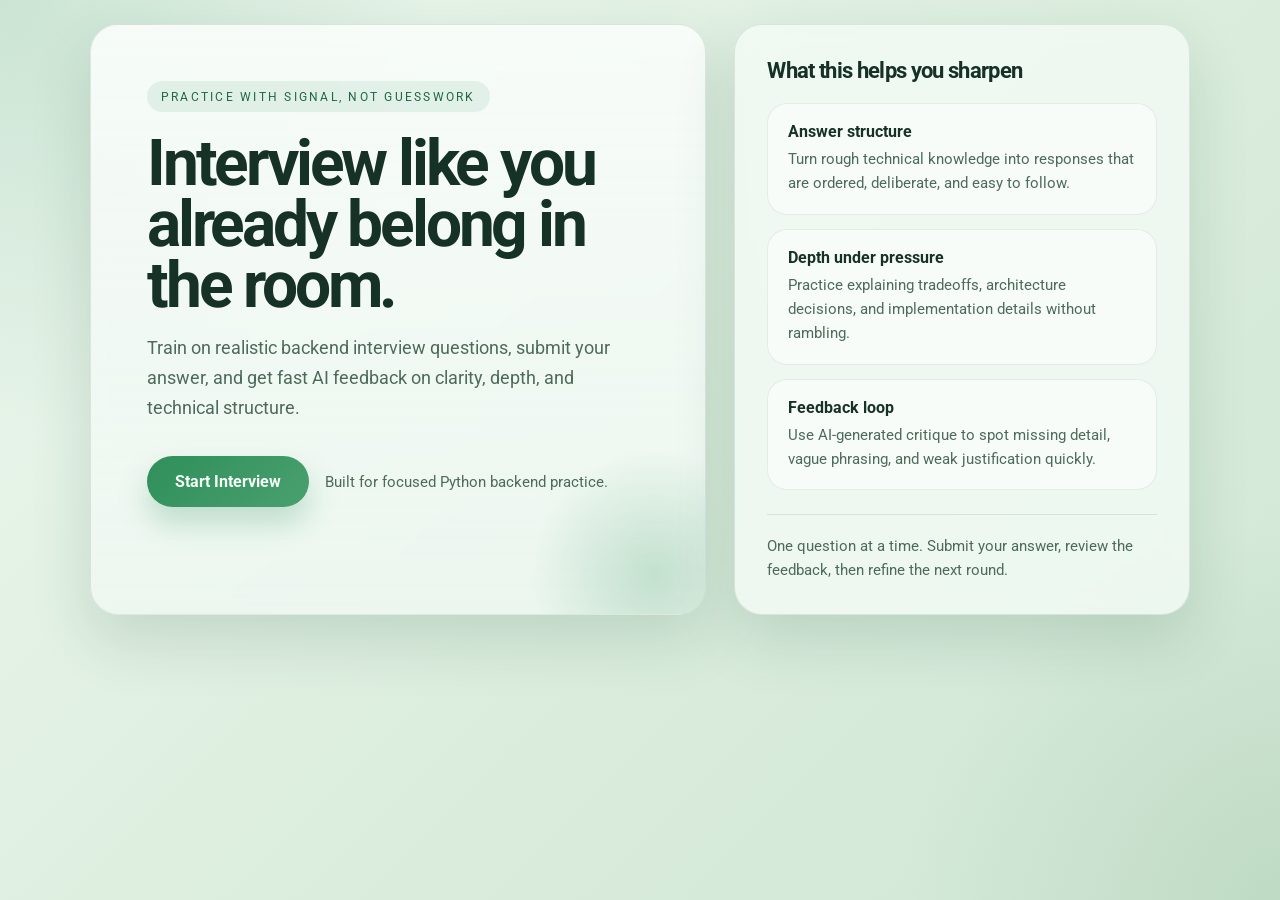
<file: frontend/index.html>
<!doctype html>
<html lang="en">
  <head>
    <meta charset="UTF-8" />
    <meta name="viewport" content="width=device-width, initial-scale=1.0" />
    <title>AI Interview Assistant</title>
    <link rel="stylesheet" href="styles.css" />
  </head>
  <body>
    <main class="page split-page">
      <section class="hero">
        <div class="eyebrow">Practice with signal, not guesswork</div>
        <h1>Interview like you already belong in the room.</h1>
        <p class="lead">
          Train on realistic backend interview questions, submit your answer, and get fast AI feedback on clarity, depth, and technical structure.
        </p>
        <div class="actions">
          <button class="primary-btn" onclick="window.location.href='interview.html'">
            Start Interview
          </button>
          <span class="meta">Built for focused Python backend practice.</span>
        </div>
      </section>

      <aside class="panel">
        <div>
          <h2>What this helps you sharpen</h2>
          <div class="feature-list">
            <div class="feature">
              <strong>Answer structure</strong>
              <span>Turn rough technical knowledge into responses that are ordered, deliberate, and easy to follow.</span>
            </div>
            <div class="feature">
              <strong>Depth under pressure</strong>
              <span>Practice explaining tradeoffs, architecture decisions, and implementation details without rambling.</span>
            </div>
            <div class="feature">
              <strong>Feedback loop</strong>
              <span>Use AI-generated critique to spot missing detail, vague phrasing, and weak justification quickly.</span>
            </div>
          </div>
        </div>

        <div class="footer-note">
          One question at a time. Submit your answer, review the feedback, then refine the next round.
        </div>
      </aside>
    </main>
  </body>
</html>
</file>
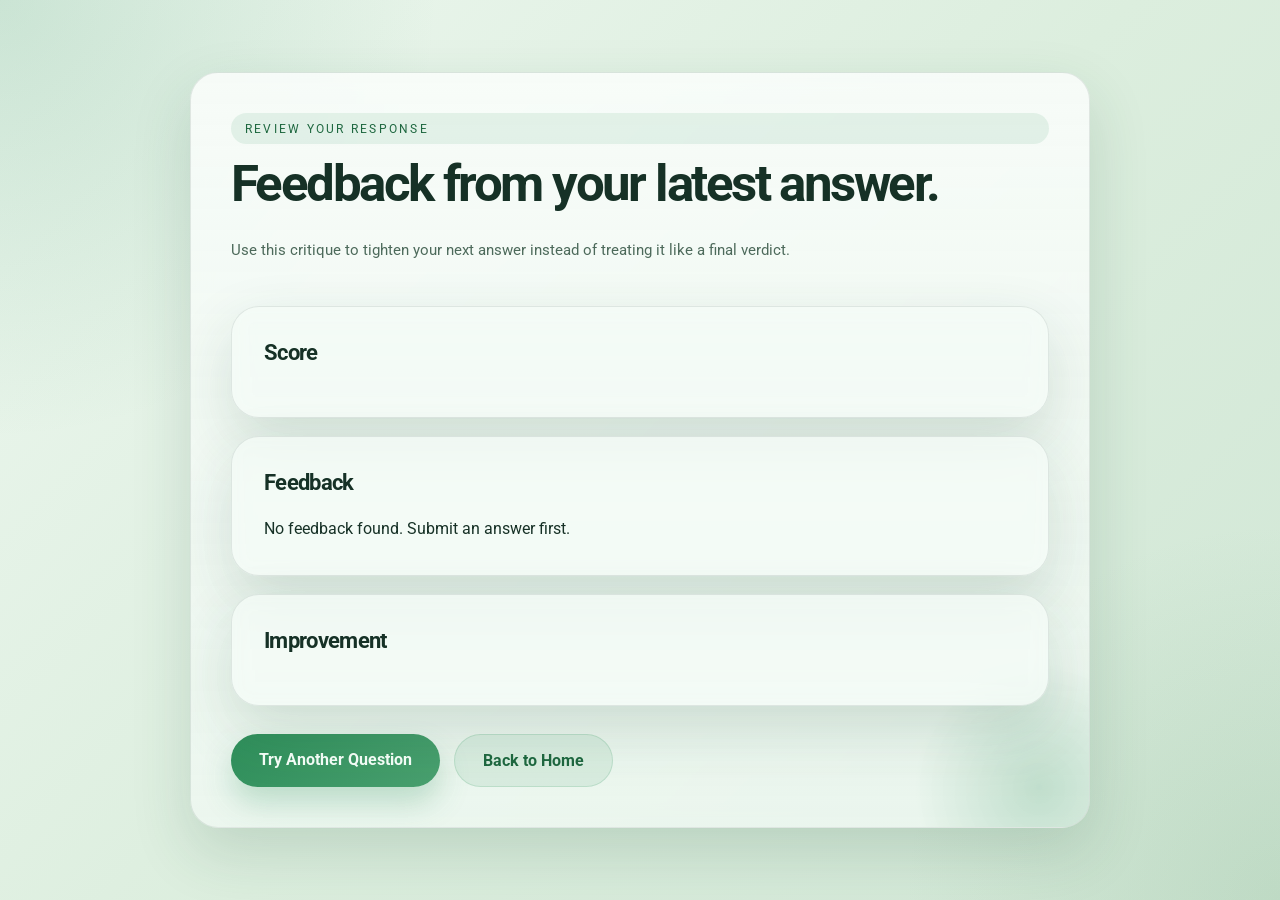
<file: frontend/feedback.html>
<!doctype html>
<html lang="en">
  <head>
    <meta charset="UTF-8" />
    <meta name="viewport" content="width=device-width, initial-scale=1.0" />
    <title>Interview Feedback</title>
    <link rel="stylesheet" href="styles.css" />
  </head>
  <body class="center-page">
    <main class="shell">
      <div class="shell-grid">
        <header class="shell-header">
          <div class="eyebrow">Review your response</div>
          <h1 class="page-title">Feedback from your latest answer.</h1>
          <p class="body-copy">
            Use this critique to tighten your next answer instead of treating it like a final verdict.
          </p>
        </header>

        <section class="feedback-grid">
          <div class="section-card">
            <h2 class="section-title">Score</h2>
            <p id="score" class="feedback-copy"></p>
          </div>

          <div class="section-card">
            <h2 class="section-title">Feedback</h2>
            <p id="feedback" class="feedback-copy"></p>
          </div>

          <div class="section-card">
            <h2 class="section-title">Improvement</h2>
            <p id="improvement" class="feedback-copy"></p>
          </div>
        </section>

        <div class="feedback-actions">
          <a class="button-link primary-btn" href="interview.html">Try Another Question</a>
          <a class="button-link secondary-btn" href="index.html">Back to Home</a>
        </div>
      </div>
    </main>

    <script>
      const data = JSON.parse(localStorage.getItem("feedback"));

      if (!data) {
        document.getElementById("feedback").innerText =
          "No feedback found. Submit an answer first.";
      } else {
        document.getElementById("score").innerText = data.score
          ? "Score: " + data.score
          : "No score returned.";
        document.getElementById("feedback").innerText =
          data.feedback || "No feedback returned.";
        document.getElementById("improvement").innerText =
          data.improvement || "No separate improvement notes returned.";
      }
    </script>
  </body>
</html>
</file>
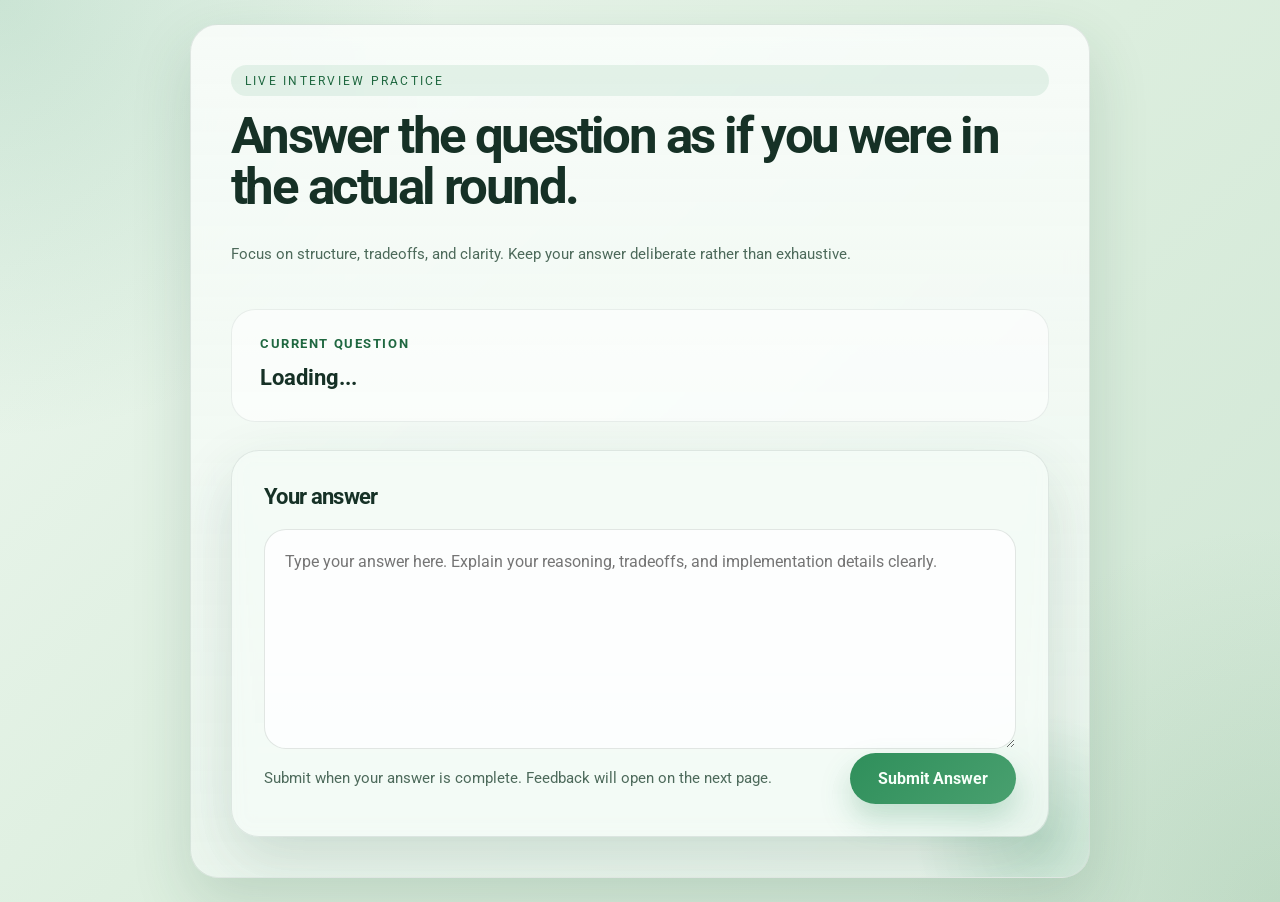
<file: frontend/interview.html>
<!doctype html>
<html lang="en">
  <head>
    <meta charset="UTF-8" />
    <meta name="viewport" content="width=device-width, initial-scale=1.0" />
    <title>Interview Session</title>
    <link rel="stylesheet" href="styles.css" />
  </head>
  <body class="center-page">
    <main class="shell">
      <div class="shell-grid">
        <header class="shell-header">
          <div class="eyebrow">Live interview practice</div>
          <h1 class="page-title">Answer the question as if you were in the actual round.</h1>
          <p class="body-copy">
            Focus on structure, tradeoffs, and clarity. Keep your answer deliberate rather than exhaustive.
          </p>
        </header>

        <section class="question-card">
          <p class="question-label">Current question</p>
          <h2 id="question" class="question-text">Loading...</h2>
        </section>

        <section class="section-card">
          <h2 class="section-title">Your answer</h2>
          <textarea
            id="answer"
            class="answer-box"
            placeholder="Type your answer here. Explain your reasoning, tradeoffs, and implementation details clearly."
          ></textarea>
          <div class="helper-row">
            <span>Submit when your answer is complete. Feedback will open on the next page.</span>
            <button class="primary-btn" onclick="submitAnswer()">Submit Answer</button>
          </div>
        </section>
      </div>
    </main>

    <script>
      let currentQuestion = "";

      async function loadQuestion() {
        const res = await fetch("http://127.0.0.1:8000/question");

        const data = await res.json();
        currentQuestion = data.question;

        document.getElementById("question").innerText = currentQuestion;
      }

      async function saveFeedback(answer) {
        const res = await fetch("http://127.0.0.1:8000/analyze", {
          method: "POST",
          headers: { "Content-Type": "application/json" },
          body: JSON.stringify({
            question: currentQuestion,
            answer: answer,
          }),
        });

        if (!res.ok) {
          throw new Error("Failed to analyze answer");
        }

        const data = await res.json();

        localStorage.setItem("feedback", JSON.stringify(data));
        window.location.href = "feedback.html";
      }

      async function submitAnswer() {
        const answer = document.getElementById("answer").value;

        if (!answer.trim()) {
          return;
        }

        const res = await fetch("http://127.0.0.1:8000/answer", {
          method: "POST",
          headers: { "Content-Type": "application/json" },
          body: JSON.stringify({
            answer,
          }),
        });

        if (!res.ok) {
          throw new Error("Failed to submit answer");
        }

        document.getElementById("answer").value = "";
        await saveFeedback(answer);
      }

      loadQuestion();
    </script>
  </body>
</html>
</file>
<file: frontend/styles.css>
@import url("https://fonts.googleapis.com/css2?family=Roboto:wght@400;500;700;900&display=swap");

:root {
  --bg: #e8f3eb;
  --surface: rgba(247, 252, 248, 0.82);
  --surface-strong: #f7fcf8;
  --text: #163126;
  --muted: #4d6a5b;
  --accent: #2f8f5b;
  --accent-dark: #1f6840;
  --line: rgba(22, 49, 38, 0.1);
  --shadow: 0 24px 60px rgba(34, 82, 58, 0.16);
}

* {
  box-sizing: border-box;
}

body {
  margin: 0;
  min-height: 100vh;
  font-family: "Roboto", "Segoe UI", Arial, sans-serif;
  color: var(--text);
  background:
    radial-gradient(circle at top left, rgba(47, 143, 91, 0.18), transparent 28%),
    radial-gradient(circle at bottom right, rgba(120, 170, 129, 0.2), transparent 24%),
    linear-gradient(135deg, #edf7ef 0%, #dceede 52%, #d0e6d5 100%);
  padding: 24px;
}

.page {
  width: min(1100px, 100%);
  margin: 0 auto;
}

.split-page {
  display: grid;
  grid-template-columns: 1.15fr 0.85fr;
  gap: 28px;
  align-items: stretch;
}

.hero,
.panel,
.shell,
.section-card {
  border: 1px solid var(--line);
  border-radius: 28px;
  box-shadow: var(--shadow);
  backdrop-filter: blur(10px);
}

.hero,
.shell {
  position: relative;
  overflow: hidden;
  background: linear-gradient(180deg, rgba(248, 252, 249, 0.94), rgba(239, 248, 242, 0.8));
}

.hero {
  padding: 56px;
}

.hero::before,
.shell::before {
  content: "";
  position: absolute;
  inset: auto -80px -90px auto;
  width: 260px;
  height: 260px;
  border-radius: 50%;
  background: radial-gradient(circle, rgba(47, 143, 91, 0.22), transparent 68%);
}

.eyebrow {
  display: inline-flex;
  align-items: center;
  gap: 10px;
  padding: 8px 14px;
  border-radius: 999px;
  font-size: 0.78rem;
  letter-spacing: 0.18em;
  text-transform: uppercase;
  color: var(--accent-dark);
  background: rgba(47, 143, 91, 0.1);
}

h1 {
  margin: 22px 0 18px;
  font-size: clamp(2.8rem, 5vw, 5.2rem);
  line-height: 0.95;
  letter-spacing: -0.05em;
}

.lead {
  max-width: 560px;
  margin: 0 0 32px;
  font-size: 1.1rem;
  line-height: 1.7;
  color: var(--muted);
}

.actions {
  display: flex;
  flex-wrap: wrap;
  gap: 16px;
  align-items: center;
}

.primary-btn,
.secondary-btn {
  border: 0;
  border-radius: 999px;
  padding: 16px 28px;
  font: inherit;
  font-size: 1rem;
  font-weight: 700;
  cursor: pointer;
  transition: transform 180ms ease, box-shadow 180ms ease, background 180ms ease;
}

.primary-btn {
  color: #f7fff9;
  background: linear-gradient(135deg, var(--accent) 0%, #49a06f 100%);
  box-shadow: 0 16px 30px rgba(47, 143, 91, 0.26);
}

.primary-btn:hover,
.secondary-btn:hover {
  transform: translateY(-2px);
}

.primary-btn:hover {
  box-shadow: 0 20px 34px rgba(47, 143, 91, 0.32);
}

.secondary-btn {
  color: var(--accent-dark);
  background: rgba(47, 143, 91, 0.1);
  border: 1px solid rgba(47, 143, 91, 0.16);
}

.meta {
  font-size: 0.95rem;
  color: var(--muted);
}

.panel,
.section-card {
  padding: 32px;
  background: rgba(244, 251, 246, 0.78);
}

.panel {
  display: flex;
  flex-direction: column;
  justify-content: space-between;
}

.panel h2,
.section-title {
  margin: 0 0 20px;
  font-size: 1.4rem;
  letter-spacing: -0.03em;
}

.feature-list,
.stat-list {
  display: grid;
  gap: 14px;
}

.feature,
.stat {
  padding: 18px 20px;
  border-radius: 20px;
  background: var(--surface-strong);
  border: 1px solid rgba(22, 49, 38, 0.08);
}

.feature strong,
.stat strong {
  display: block;
  margin-bottom: 6px;
  font-size: 1rem;
}

.feature span,
.stat span,
.body-copy {
  color: var(--muted);
  line-height: 1.6;
  font-size: 0.95rem;
}

.footer-note {
  margin-top: 24px;
  padding-top: 20px;
  border-top: 1px solid var(--line);
  color: var(--muted);
  font-size: 0.92rem;
  line-height: 1.6;
}

.center-page {
  display: flex;
  align-items: center;
  justify-content: center;
}

.shell {
  width: min(900px, 100%);
  padding: 40px;
}

.shell-grid {
  position: relative;
  z-index: 1;
  display: grid;
  gap: 28px;
}

.shell-header {
  display: grid;
  gap: 14px;
}

.page-title {
  margin: 0;
  font-size: clamp(2.1rem, 4vw, 3.4rem);
  line-height: 1;
  letter-spacing: -0.05em;
}

.question-card {
  padding: 26px 28px;
  border-radius: 24px;
  background: rgba(255, 255, 255, 0.56);
  border: 1px solid rgba(22, 49, 38, 0.08);
}

.question-label {
  margin: 0 0 10px;
  font-size: 0.82rem;
  font-weight: 700;
  letter-spacing: 0.12em;
  text-transform: uppercase;
  color: var(--accent-dark);
}

.question-text {
  margin: 0;
  font-size: 1.35rem;
  line-height: 1.55;
}

.answer-box {
  width: 100%;
  min-height: 220px;
  resize: vertical;
  padding: 18px 20px;
  border-radius: 22px;
  border: 1px solid rgba(22, 49, 38, 0.12);
  background: rgba(255, 255, 255, 0.8);
  color: var(--text);
  font: inherit;
  font-size: 1rem;
  line-height: 1.7;
  outline: none;
  transition: border-color 180ms ease, box-shadow 180ms ease;
}

.answer-box:focus {
  border-color: rgba(47, 143, 91, 0.42);
  box-shadow: 0 0 0 4px rgba(47, 143, 91, 0.1);
}

.helper-row {
  display: flex;
  justify-content: space-between;
  gap: 12px;
  align-items: center;
  color: var(--muted);
  font-size: 0.95rem;
}

.feedback-copy {
  margin: 0;
  color: var(--text);
  line-height: 1.8;
  white-space: pre-wrap;
}

.feedback-grid {
  display: grid;
  gap: 18px;
}

.feedback-actions {
  display: flex;
  flex-wrap: wrap;
  gap: 14px;
}

a.button-link {
  text-decoration: none;
}

@media (max-width: 860px) {
  .split-page {
    grid-template-columns: 1fr;
  }

  .hero,
  .panel,
  .shell,
  .section-card {
    padding: 28px;
    border-radius: 24px;
  }

  h1 {
    font-size: clamp(2.4rem, 12vw, 4rem);
  }

  .helper-row {
    flex-direction: column;
    align-items: flex-start;
  }
}
</file>
